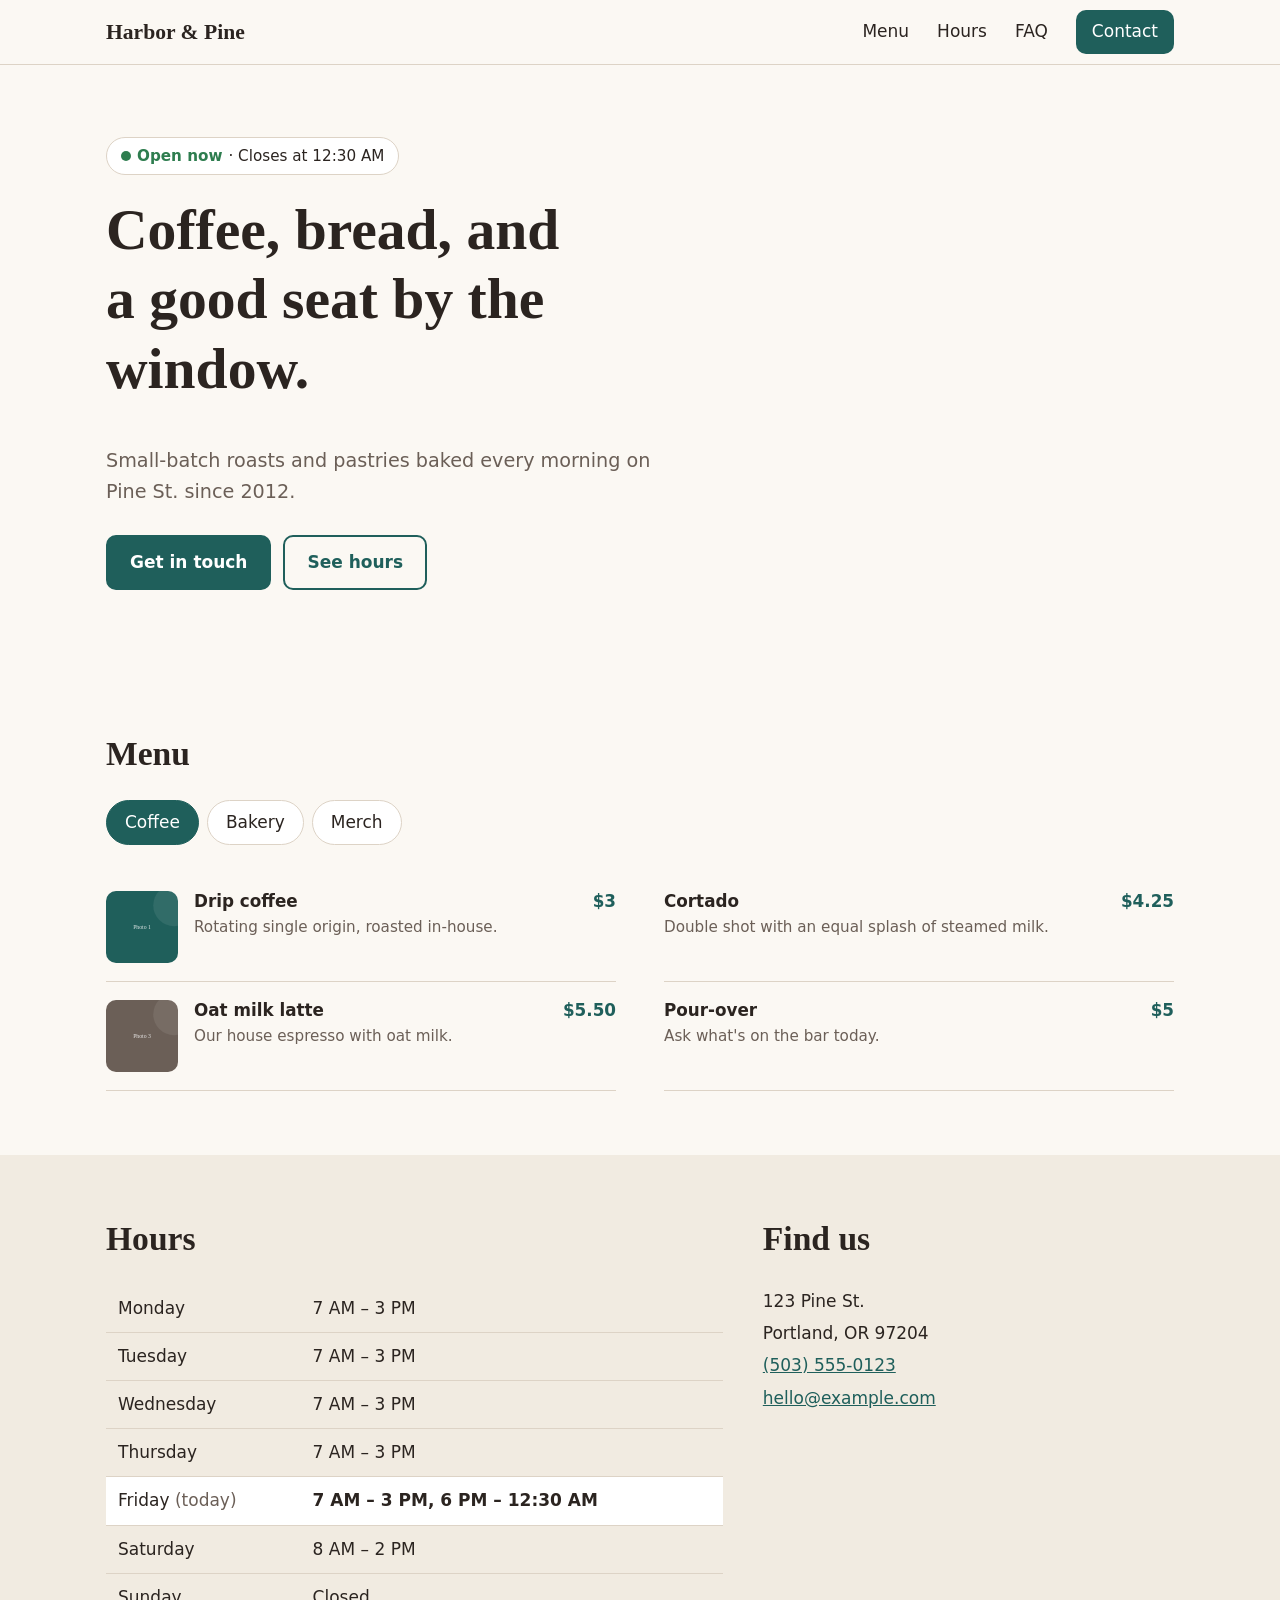
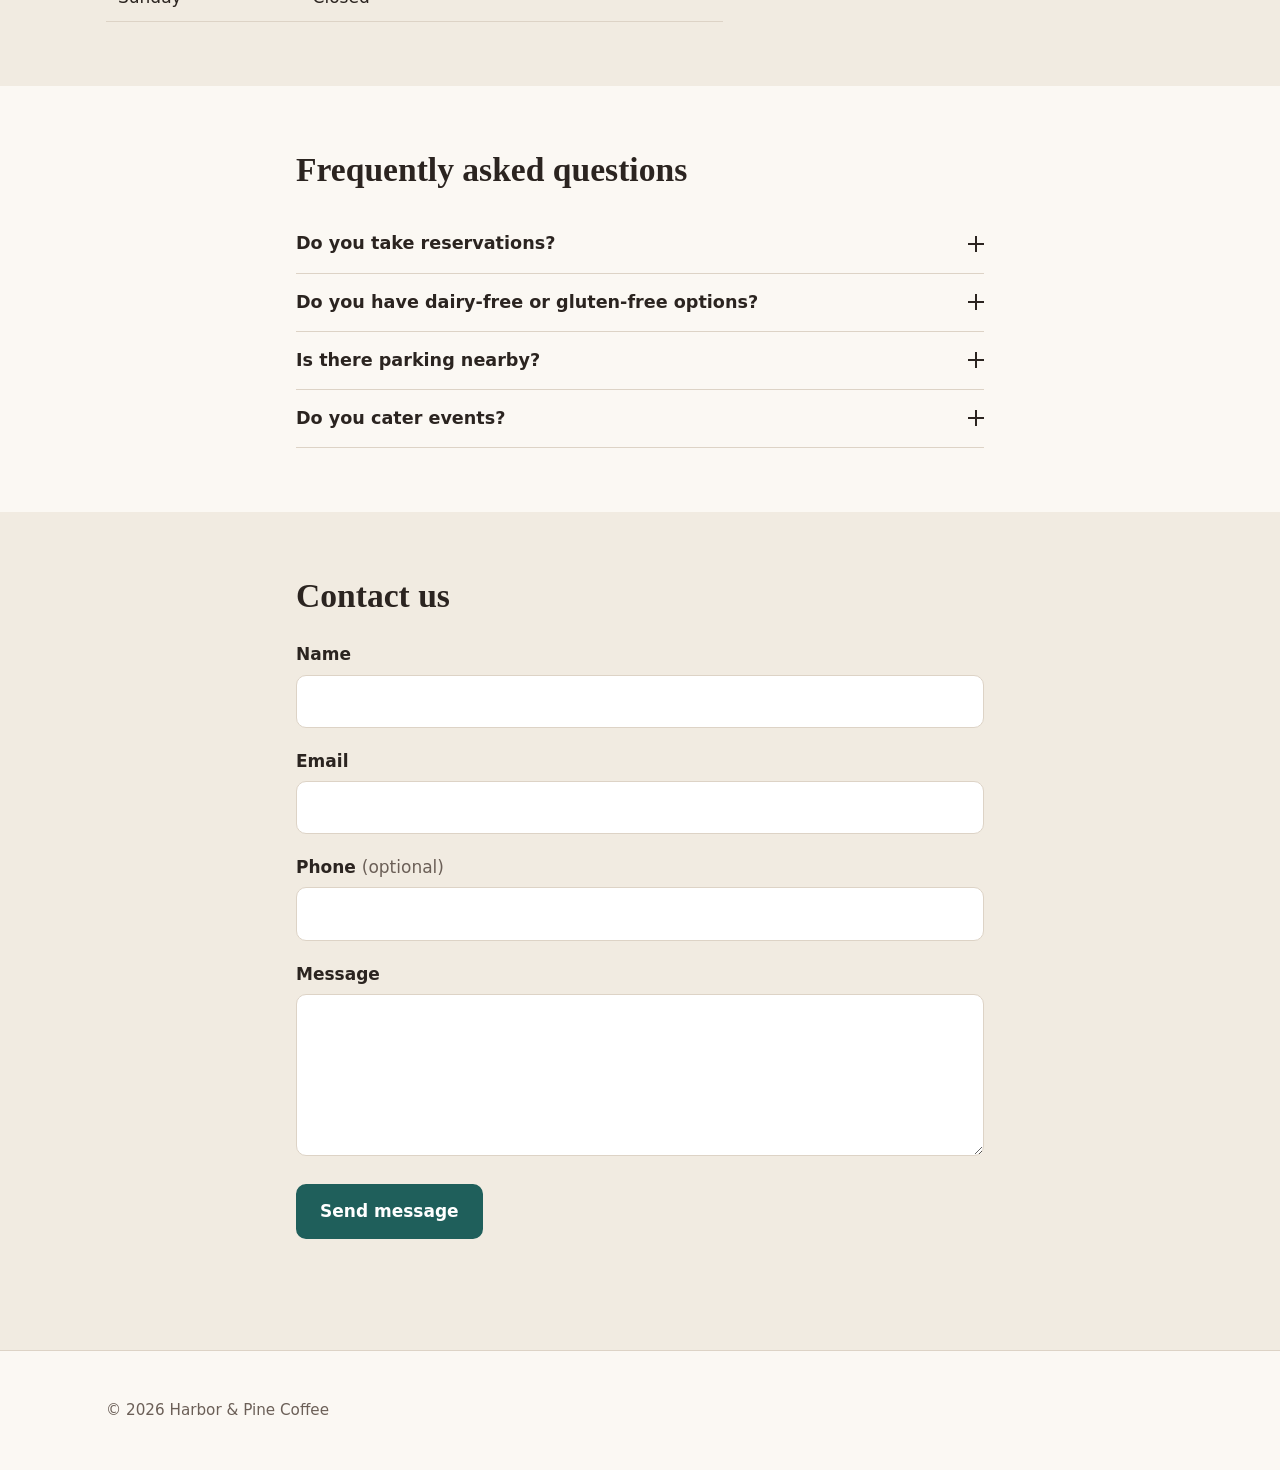
<file: site/index.html>
<!DOCTYPE html>
<html lang="en">
<head>
  <meta charset="UTF-8">
  <meta name="viewport" content="width=device-width, initial-scale=1">
  <title>Harbor &amp; Pine Coffee</title>
  <meta name="description" content="Neighborhood coffee shop and bakery on Pine St.">

  <!-- Content Security Policy. Keep in sync with the copy in `_headers`.
       When you set `formEndpoint` in js/site-config.js, add that service's
       origin (e.g. https://formspree.io) to `connect-src` here AND in `_headers`,
       or the form will fail with a CSP violation in the console.
       The site uses Alpine's CSP build, so no 'unsafe-eval' is needed. -->
  <meta http-equiv="Content-Security-Policy" content="default-src 'self'; script-src 'self'; style-src 'self'; img-src 'self'; connect-src 'self'; form-action 'self'; base-uri 'none'; object-src 'none'">

  <link rel="stylesheet" href="css/styles.css">

  <!-- Order matters: our components and Alpine plugins must load before Alpine
       core. `defer` scripts run in document order after the HTML is parsed.
       Alpine is self-hosted in js/vendor/ (its CSP build); see "How the scripts
       load" in the docs before upgrading it. -->
  <script defer src="js/site-config.js"></script>
  <script defer src="js/components.js"></script>
  <script defer src="js/vendor/alpine-focus-3.14.1.min.js"></script>
  <script defer src="js/vendor/alpine-csp-3.14.1.min.js"></script>

  <!-- SECURITY RULE: never use `x-html`. Render config values and user input
       with `x-text` only, so the page has no script-injection (XSS) path.

       CSP BUILD RULE: every x-/:/@ attribute value must be a plain property or
       method name, or a dotted path such as `item.name` or `$store.hours.days`.
       No operators, arguments, `!`, `?:`, `?.` or template strings: put that
       logic in a getter or method in js/components.js instead. Methods are
       called with the current scope as `this`, so they can read loop variables
       such as `this.item` or `this.i`. -->
</head>
<body id="top">
  <a class="skip-link" href="#main">Skip to content</a>

  <!-- ===================== Header / mobile nav ===================== -->
  <header class="site-header" x-data="mobileNav" @keydown.escape.window="close" @click.outside="close">
    <div class="container header-inner">
      <a class="brand" href="#top">Harbor &amp; Pine</a>

      <button class="nav-toggle" type="button" @click="toggle" :aria-expanded="open" aria-controls="site-nav">
        <span class="sr-only">Menu</span>
        <span class="nav-toggle-bar" aria-hidden="true"></span>
      </button>

      <nav id="site-nav" class="site-nav" :class="navClass" aria-label="Main">
        <a href="#menu" @click="close">Menu</a>
        <a href="#hours" @click="close">Hours</a>
        <a href="#faq" @click="close">FAQ</a>
        <a href="#contact" @click="close" class="nav-cta">Contact</a>
      </nav>
    </div>
  </header>

  <main id="main">
    <!-- ===================== Hero ===================== -->
    <section class="hero">
      <div class="container">
        <!-- `hoursBadge` has no state of its own; the values come from the
             shared hours store ($store.hours). Hidden if the hours in
             site-config.js can't be read. (A bare `x-data` doesn't work with
             Alpine's CSP build.) -->
        <p class="status-badge" x-data="hoursBadge" x-cloak x-show="$store.hours.available" :class="$store.hours.badgeClass">
          <span class="status-dot" aria-hidden="true"></span>
          <strong x-text="$store.hours.status.label"></strong>
          <span x-show="$store.hours.status.detail" x-text="$store.hours.detailText"></span>
        </p>
        <h1>Coffee, bread, and a good seat by the window.</h1>
        <p class="lede">Small-batch roasts and pastries baked every morning on Pine St. since 2012.</p>
        <div class="hero-actions">
          <a class="button" href="#contact">Get in touch</a>
          <a class="button button-ghost" href="#hours">See hours</a>
        </div>
      </div>
    </section>

    <!-- ===================== Menu / gallery + lightbox =====================
         Content and layout ("menu" or "gallery") come from `showcase` in
         js/site-config.js. Rename the heading and nav link to suit the
         business (Menu, Services, Our Work, Gallery...). -->
    <section id="menu" class="section" x-data="showcase">
      <div class="container">
        <h2>Menu</h2>

        <!-- Category filters; hidden when there's only one category. -->
        <div class="showcase-filters" role="group" aria-label="Categories" x-show="hasFilters">
          <template x-for="(category, i) in categories" :key="category.name">
            <button type="button" class="filter-button"
                    :aria-pressed="isActiveCategory"
                    @click="selectThisCategory"
                    x-text="category.name"></button>
          </template>
        </div>

        <ul class="showcase-list" :class="layoutClass">
          <template x-for="item in items" :key="item.name">
            <li class="showcase-item">
              <!-- x-if (not x-show) so items without an image render no button at all. -->
              <template x-if="item.image">
                <button type="button" class="showcase-thumb" @click="openThisItem">
                  <img :src="item.image.src" :alt="item.image.alt" loading="lazy">
                  <span class="sr-only" x-text="enlargeLabel"></span>
                </button>
              </template>
              <div class="showcase-text">
                <h3 class="showcase-name">
                  <span x-text="item.name"></span>
                  <span class="showcase-price" x-show="item.price" x-text="item.price"></span>
                </h3>
                <p class="showcase-description" x-show="item.description" x-text="item.description"></p>
              </div>
            </li>
          </template>
        </ul>
      </div>

      <!-- x-trap (from the Focus plugin) keeps Tab inside the dialog while it's
           open, returns focus to the thumbnail on close, and `.noscroll` locks
           page scrolling behind it. -->
      <div class="lightbox" x-show="isOpen" x-cloak x-transition.opacity
           x-trap.noscroll="isOpen"
           role="dialog" aria-modal="true" aria-label="Image viewer"
           @click.self="close"
           @keydown.escape="close"
           @keydown.arrow-right="next"
           @keydown.arrow-left="prev">
        <button type="button" class="lightbox-close" @click="close" aria-label="Close">&times;</button>
        <button type="button" class="lightbox-nav lightbox-prev" x-show="hasSeveralImages" @click="prev" aria-label="Previous image">&#8249;</button>
        <figure class="lightbox-figure">
          <!-- currentSrc is null when the category has no photos, which leaves src unset. -->
          <img :src="currentSrc" :alt="currentAlt">
          <figcaption>
            <span x-text="caption"></span>
            <span class="lightbox-count" x-text="counter"></span>
          </figcaption>
        </figure>
        <button type="button" class="lightbox-nav lightbox-next" x-show="hasSeveralImages" @click="next" aria-label="Next image">&#8250;</button>
      </div>
    </section>

    <!-- ===================== Hours + location ===================== -->
    <section id="hours" class="section section-alt">
      <div class="container two-col">
        <div x-data="hoursTable">
          <h2>Hours</h2>
          <!-- Shown only if the hours in site-config.js can't be read. -->
          <p class="hours-unavailable" x-cloak x-show="$store.hours.unavailable">Please call us for our current opening hours.</p>
          <table class="hours-table" x-show="$store.hours.available">
            <tbody>
              <template x-for="day in $store.hours.days" :key="day.index">
                <tr :class="rowClass">
                  <th scope="row" x-text="day.name"></th>
                  <td x-text="day.text"></td>
                </tr>
              </template>
            </tbody>
          </table>
        </div>
        <div>
          <h2>Find us</h2>
          <address>
            123 Pine St.<br>
            Portland, OR 97204<br>
            <a href="tel:+15035550123">(503) 555-0123</a><br>
            <a href="mailto:hello@example.com">hello@example.com</a>
          </address>
        </div>
      </div>
    </section>

    <!-- ===================== FAQ accordion ===================== -->
    <section id="faq" class="section">
      <div class="container narrow" x-data="faq">
        <h2>Frequently asked questions</h2>
        <div class="faq-list">
          <template x-for="(item, i) in items" :key="i">
            <div class="faq-item">
              <h3>
                <button type="button" class="faq-question"
                        :id="questionId"
                        :aria-expanded="isThisOpen"
                        :aria-controls="answerId"
                        @click="toggleThis">
                  <span x-text="item.q"></span>
                  <span class="faq-icon" aria-hidden="true"></span>
                </button>
              </h3>
              <div class="faq-answer" role="region"
                   :id="answerId"
                   :aria-labelledby="questionId"
                   x-show="isThisOpen" x-transition>
                <p x-text="item.a"></p>
              </div>
            </div>
          </template>
        </div>
      </div>
    </section>

    <!-- ===================== Contact form ===================== -->
    <section id="contact" class="section section-alt">
      <div class="container narrow">
        <h2>Contact us</h2>
        <!-- `novalidate` turns off the browser's built-in popups so our own
             messages are shown instead. -->
        <form class="contact-form" x-data="contactForm" @submit.prevent="submit" novalidate>
          <div class="field">
            <label for="name">Name</label>
            <input id="name" type="text" autocomplete="name" required maxlength="100"
                   data-field="name" :value="fields.name"
                   @input="onInput" @blur="onBlur"
                   :aria-invalid="invalid.name" aria-describedby="name-error">
            <p id="name-error" class="field-error" x-show="errors.name" x-text="errors.name"></p>
          </div>

          <div class="field">
            <label for="email">Email</label>
            <input id="email" type="email" autocomplete="email" required maxlength="254"
                   data-field="email" :value="fields.email"
                   @input="onInput" @blur="onBlur"
                   :aria-invalid="invalid.email" aria-describedby="email-error">
            <p id="email-error" class="field-error" x-show="errors.email" x-text="errors.email"></p>
          </div>

          <div class="field">
            <label for="phone">Phone <span class="optional">(optional)</span></label>
            <input id="phone" type="tel" autocomplete="tel" maxlength="30"
                   data-field="phone" :value="fields.phone"
                   @input="onInput" @blur="onBlur"
                   :aria-invalid="invalid.phone" aria-describedby="phone-error">
            <p id="phone-error" class="field-error" x-show="errors.phone" x-text="errors.phone"></p>
          </div>

          <div class="field">
            <label for="message">Message</label>
            <textarea id="message" rows="5" required maxlength="5000"
                      data-field="message" :value="fields.message"
                      @input="onInput" @blur="onBlur"
                      :aria-invalid="invalid.message" aria-describedby="message-error"></textarea>
            <p id="message-error" class="field-error" x-show="errors.message" x-text="errors.message"></p>
          </div>

          <!-- Honeypot: hidden from sighted users and screen readers. The
               name and `autocomplete="new-password"` are intended to stop
               browsers and password managers from autofilling it (which would
               silently drop a real customer's message). -->
          <div class="honeypot" aria-hidden="true">
            <label for="hp_field">Leave this field empty</label>
            <input id="hp_field" name="hp_field" type="text" tabindex="-1" autocomplete="new-password" data-field="hp" :value="fields.hp" @input="onInput">
          </div>

          <button class="button" type="submit" :disabled="isSending"
                  x-text="buttonLabel">Send message</button>

          <p class="form-status" role="status">
            <span x-show="isSuccess" x-cloak class="is-success">Thanks! We'll get back to you within a day.</span>
            <span x-show="isError" x-cloak class="is-error">Something went wrong. Please call us or try again.</span>
          </p>
        </form>
      </div>
    </section>
  </main>

  <footer class="site-footer">
    <div class="container">
      <p>&copy; <span x-data="footer" x-text="year"></span> Harbor &amp; Pine Coffee</p>
    </div>
  </footer>
</body>
</html>
</file>
<file: site/css/styles.css>
/* ==========================================================================
   Theme — change these to rebrand the template.
   ========================================================================== */
:root {
  --color-bg: #fbf8f3;
  --color-bg-alt: #f1ebe1;
  --color-text: #2b2420;
  --color-muted: #6b5f57;
  --color-brand: #1f5f5b;
  --color-brand-dark: #154541;
  --color-accent: #c8743b;
  --color-border: #ddd3c6;
  --color-open: #2e7d4f;
  --color-closed: #a63d32;
  --color-error: #a63d32;

  --font-body: system-ui, -apple-system, "Segoe UI", Roboto, sans-serif;
  --font-heading: Georgia, "Times New Roman", serif;

  --radius: 10px;
  --container: 1100px;
  --header-height: 64px;
}

/* ==========================================================================
   Base
   ========================================================================== */
*,
*::before,
*::after {
  box-sizing: border-box;
}

/* Hide Alpine-controlled elements until Alpine has initialised them. */
[x-cloak] {
  display: none !important;
}

html {
  scroll-behavior: smooth;
  scroll-padding-top: var(--header-height);
}

body {
  margin: 0;
  font-family: var(--font-body);
  font-size: 1.0625rem;
  line-height: 1.6;
  color: var(--color-text);
  background: var(--color-bg);
}

h1,
h2,
h3 {
  font-family: var(--font-heading);
  line-height: 1.2;
  margin: 0 0 0.75em;
}

h2 {
  font-size: clamp(1.6rem, 3vw, 2.1rem);
}

img {
  max-width: 100%;
  display: block;
}

a {
  color: var(--color-brand);
}

:focus-visible {
  outline: 3px solid var(--color-accent);
  outline-offset: 2px;
}

.container {
  max-width: var(--container);
  margin: 0 auto;
  padding: 0 16px;
}

.narrow {
  max-width: 720px;
}

.section {
  padding: 64px 0;
}

.section-alt {
  background: var(--color-bg-alt);
}

.sr-only {
  position: absolute;
  width: 1px;
  height: 1px;
  padding: 0;
  margin: -1px;
  overflow: hidden;
  clip: rect(0, 0, 0, 0);
  white-space: nowrap;
  border: 0;
}

.skip-link {
  position: absolute;
  left: 16px;
  top: -100px;
  z-index: 100;
  padding: 8px 12px;
  background: var(--color-brand);
  color: #fff;
}

.skip-link:focus {
  top: 8px;
}

.button {
  display: inline-block;
  padding: 12px 22px;
  border: 2px solid var(--color-brand);
  border-radius: var(--radius);
  background: var(--color-brand);
  color: #fff;
  font: inherit;
  font-weight: 600;
  text-decoration: none;
  cursor: pointer;
}

.button:hover {
  background: var(--color-brand-dark);
  border-color: var(--color-brand-dark);
}

.button:disabled {
  opacity: 0.6;
  cursor: progress;
}

.button-ghost {
  background: transparent;
  color: var(--color-brand);
}

.button-ghost:hover {
  background: var(--color-brand);
  color: #fff;
}

/* ==========================================================================
   Header + mobile nav
   ========================================================================== */
.site-header {
  position: sticky;
  top: 0;
  z-index: 50;
  background: var(--color-bg);
  border-bottom: 1px solid var(--color-border);
}

.header-inner {
  display: flex;
  align-items: center;
  justify-content: space-between;
  height: var(--header-height);
}

.brand {
  font-family: var(--font-heading);
  font-size: 1.35rem;
  font-weight: 700;
  color: var(--color-text);
  text-decoration: none;
}

/* Three-line "hamburger" drawn with one element and two pseudo-elements. */
.nav-toggle {
  display: grid;
  place-items: center;
  width: 44px;
  height: 44px;
  padding: 0;
  border: 0;
  background: none;
  cursor: pointer;
}

.nav-toggle-bar,
.nav-toggle-bar::before,
.nav-toggle-bar::after {
  display: block;
  width: 24px;
  height: 2px;
  background: var(--color-text);
  transition: transform 0.2s, background-color 0.2s;
}

.nav-toggle-bar {
  position: relative;
}

.nav-toggle-bar::before,
.nav-toggle-bar::after {
  content: "";
  position: absolute;
  left: 0;
}

.nav-toggle-bar::before {
  top: -7px;
}

.nav-toggle-bar::after {
  top: 7px;
}

/* Turn the hamburger into an X when open. */
.nav-toggle[aria-expanded="true"] .nav-toggle-bar {
  background: transparent;
}

.nav-toggle[aria-expanded="true"] .nav-toggle-bar::before {
  transform: translateY(7px) rotate(45deg);
}

.nav-toggle[aria-expanded="true"] .nav-toggle-bar::after {
  transform: translateY(-7px) rotate(-45deg);
}

/* Small screens: the nav is a dropdown panel under the header. */
.site-nav {
  display: none;
  position: absolute;
  top: var(--header-height);
  left: 0;
  right: 0;
  flex-direction: column;
  padding: 8px 16px 16px;
  background: var(--color-bg);
  border-bottom: 1px solid var(--color-border);
  box-shadow: 0 8px 16px rgb(0 0 0 / 0.06);
}

.site-nav.is-open {
  display: flex;
}

.site-nav a {
  padding: 12px 0;
  color: var(--color-text);
  font-weight: 500;
  text-decoration: none;
}

.site-nav a:hover {
  color: var(--color-brand);
}

/* Wide screens: the toggle disappears and the nav is always shown inline. */
@media (min-width: 760px) {
  .nav-toggle {
    display: none;
  }

  .site-nav,
  .site-nav.is-open {
    display: flex;
    position: static;
    flex-direction: row;
    align-items: center;
    gap: 28px;
    padding: 0;
    border: 0;
    box-shadow: none;
    background: none;
  }

  .site-nav a {
    padding: 0;
  }

  .site-nav .nav-cta {
    padding: 8px 16px;
    border-radius: var(--radius);
    background: var(--color-brand);
    color: #fff;
  }
}

/* ==========================================================================
   Hero + open/closed badge
   ========================================================================== */
.hero {
  padding: 72px 0 80px;
}

.hero h1 {
  max-width: 16ch;
  font-size: clamp(2.2rem, 6vw, 3.6rem);
}

.lede {
  max-width: 48ch;
  font-size: 1.2rem;
  color: var(--color-muted);
}

.hero-actions {
  display: flex;
  flex-wrap: wrap;
  gap: 12px;
  margin-top: 28px;
}

.status-badge {
  display: inline-flex;
  flex-wrap: wrap;
  align-items: center;
  gap: 6px;
  margin: 0 0 20px;
  padding: 6px 14px;
  border-radius: 999px;
  background: #fff;
  border: 1px solid var(--color-border);
  font-size: 0.95rem;
}

.status-dot {
  width: 10px;
  height: 10px;
  border-radius: 50%;
}

.status-badge.is-open .status-dot {
  background: var(--color-open);
}

.status-badge.is-open strong {
  color: var(--color-open);
}

.status-badge.is-closed .status-dot {
  background: var(--color-closed);
}

.status-badge.is-closed strong {
  color: var(--color-closed);
}

/* ==========================================================================
   Menu / gallery showcase + lightbox
   ========================================================================== */
.showcase-filters {
  display: flex;
  flex-wrap: wrap;
  gap: 8px;
  margin-bottom: 28px;
}

.filter-button {
  padding: 8px 18px;
  border: 1px solid var(--color-border);
  border-radius: 999px;
  background: #fff;
  color: var(--color-text);
  font: inherit;
  font-weight: 500;
  cursor: pointer;
}

.filter-button:hover {
  border-color: var(--color-brand);
}

.filter-button[aria-pressed="true"] {
  border-color: var(--color-brand);
  background: var(--color-brand);
  color: #fff;
}

.showcase-list {
  display: grid;
  margin: 0;
  padding: 0;
  list-style: none;
}

.showcase-thumb {
  display: block;
  flex: none;
  padding: 0;
  border: 0;
  border-radius: var(--radius);
  overflow: hidden;
  cursor: zoom-in;
  background: none;
}

.showcase-thumb img {
  width: 100%;
  height: 100%;
  object-fit: cover;
  transition: transform 0.3s;
}

.showcase-thumb:hover img {
  transform: scale(1.04);
}

.showcase-name {
  margin: 0;
  font-family: var(--font-body);
  font-size: 1.05rem;
}

.showcase-description {
  margin: 4px 0 0;
  color: var(--color-muted);
  font-size: 0.95rem;
}

/* "menu" layout: rows with an optional small photo, name and price on one
   line, description underneath. Two columns on wider screens. */
.layout-menu {
  gap: 0 48px;
}

@media (min-width: 760px) {
  .layout-menu {
    grid-template-columns: 1fr 1fr;
  }
}

.layout-menu .showcase-item {
  display: flex;
  align-items: flex-start;
  gap: 16px;
  padding: 18px 0;
  border-bottom: 1px solid var(--color-border);
}

.layout-menu .showcase-thumb {
  width: 72px;
  height: 72px;
}

.layout-menu .showcase-text {
  flex: 1;
}

.layout-menu .showcase-name {
  display: flex;
  justify-content: space-between;
  gap: 16px;
}

.showcase-price {
  flex: none;
  color: var(--color-brand);
}

/* "gallery" layout: responsive photo grid with captions below. */
.layout-gallery {
  grid-template-columns: repeat(auto-fill, minmax(min(100%, 240px), 1fr));
  gap: 20px 12px;
}

.layout-gallery .showcase-thumb {
  width: 100%;
  aspect-ratio: 4 / 3;
  margin-bottom: 10px;
}

.layout-gallery .showcase-name {
  font-weight: 500;
}

.layout-gallery .showcase-price {
  margin-left: 8px;
}

.lightbox {
  position: fixed;
  inset: 0;
  z-index: 200;
  display: flex;
  align-items: center;
  justify-content: center;
  padding: 56px 16px;
  background: rgb(15 12 10 / 0.92);
}

.lightbox-figure {
  margin: 0;
  max-width: min(1000px, 100%);
  color: #fff;
}

.lightbox-figure img {
  max-height: 75vh;
  margin: 0 auto;
  border-radius: 6px;
}

.lightbox-figure figcaption {
  display: flex;
  justify-content: space-between;
  gap: 16px;
  margin-top: 12px;
}

.lightbox-count {
  opacity: 0.7;
}

.lightbox-close,
.lightbox-nav {
  position: absolute;
  width: 48px;
  height: 48px;
  border: 0;
  border-radius: 50%;
  background: rgb(255 255 255 / 0.12);
  color: #fff;
  font-size: 2rem;
  line-height: 1;
  cursor: pointer;
}

.lightbox-close:hover,
.lightbox-nav:hover {
  background: rgb(255 255 255 / 0.25);
}

.lightbox-close {
  top: 12px;
  right: 12px;
}

.lightbox-nav {
  top: 50%;
  transform: translateY(-50%);
}

.lightbox-prev {
  left: 8px;
}

.lightbox-next {
  right: 8px;
}

/* On phones, move the arrows to the bottom so they don't cover the image. */
@media (max-width: 600px) {
  .lightbox-nav {
    top: auto;
    bottom: 12px;
    transform: none;
  }
}

/* ==========================================================================
   Hours + location
   ========================================================================== */
.two-col {
  display: grid;
  gap: 40px;
}

@media (min-width: 760px) {
  .two-col {
    grid-template-columns: 3fr 2fr;
  }
}

.hours-table {
  width: 100%;
  border-collapse: collapse;
}

.hours-table th,
.hours-table td {
  padding: 10px 12px;
  border-bottom: 1px solid var(--color-border);
  text-align: left;
}

.hours-table th {
  font-weight: 500;
}

.hours-table tr.is-today {
  background: #fff;
  font-weight: 700;
}

.hours-table tr.is-today th::after {
  content: " (today)";
  font-weight: 400;
  color: var(--color-muted);
}

address {
  font-style: normal;
  line-height: 1.9;
}

/* ==========================================================================
   FAQ accordion
   ========================================================================== */
.faq-item {
  border-bottom: 1px solid var(--color-border);
}

.faq-item h3 {
  margin: 0;
  font-family: var(--font-body);
  font-size: 1.1rem;
}

.faq-question {
  display: flex;
  justify-content: space-between;
  align-items: center;
  gap: 16px;
  width: 100%;
  padding: 18px 0;
  border: 0;
  background: none;
  color: inherit;
  font: inherit;
  font-weight: 600;
  text-align: left;
  cursor: pointer;
}

/* Plus sign that rotates into an X when the item is open. */
.faq-icon {
  position: relative;
  flex: none;
  width: 16px;
  height: 16px;
  transition: transform 0.2s;
}

.faq-icon::before,
.faq-icon::after {
  content: "";
  position: absolute;
  top: 7px;
  left: 0;
  width: 16px;
  height: 2px;
  background: currentColor;
}

.faq-icon::after {
  transform: rotate(90deg);
}

.faq-question[aria-expanded="true"] .faq-icon {
  transform: rotate(45deg);
}

.faq-answer p {
  margin: 0 0 18px;
  color: var(--color-muted);
}

/* ==========================================================================
   Contact form
   ========================================================================== */
.contact-form {
  display: grid;
  gap: 20px;
}

.field label {
  display: block;
  margin-bottom: 6px;
  font-weight: 600;
}

.optional {
  font-weight: 400;
  color: var(--color-muted);
}

.field input,
.field textarea {
  width: 100%;
  padding: 12px 14px;
  border: 1px solid var(--color-border);
  border-radius: var(--radius);
  background: #fff;
  color: inherit;
  font: inherit;
}

.field textarea {
  resize: vertical;
}

.field [aria-invalid="true"] {
  border-color: var(--color-error);
  box-shadow: 0 0 0 1px var(--color-error);
}

.field-error {
  margin: 6px 0 0;
  color: var(--color-error);
  font-size: 0.95rem;
}

.honeypot {
  position: absolute;
  left: -9999px;
}

.contact-form .button {
  justify-self: start;
}

.form-status {
  margin: 0;
  min-height: 1.6em;
}

.form-status .is-success {
  color: var(--color-open);
}

.form-status .is-error {
  color: var(--color-error);
}

/* ==========================================================================
   Footer
   ========================================================================== */
.site-footer {
  padding: 32px 0;
  border-top: 1px solid var(--color-border);
  color: var(--color-muted);
  font-size: 0.95rem;
}

/* ==========================================================================
   Respect reduced-motion preferences
   ========================================================================== */
@media (prefers-reduced-motion: reduce) {
  html {
    scroll-behavior: auto;
  }

  *,
  *::before,
  *::after {
    transition-duration: 0.01ms !important;
  }
}
</file>
